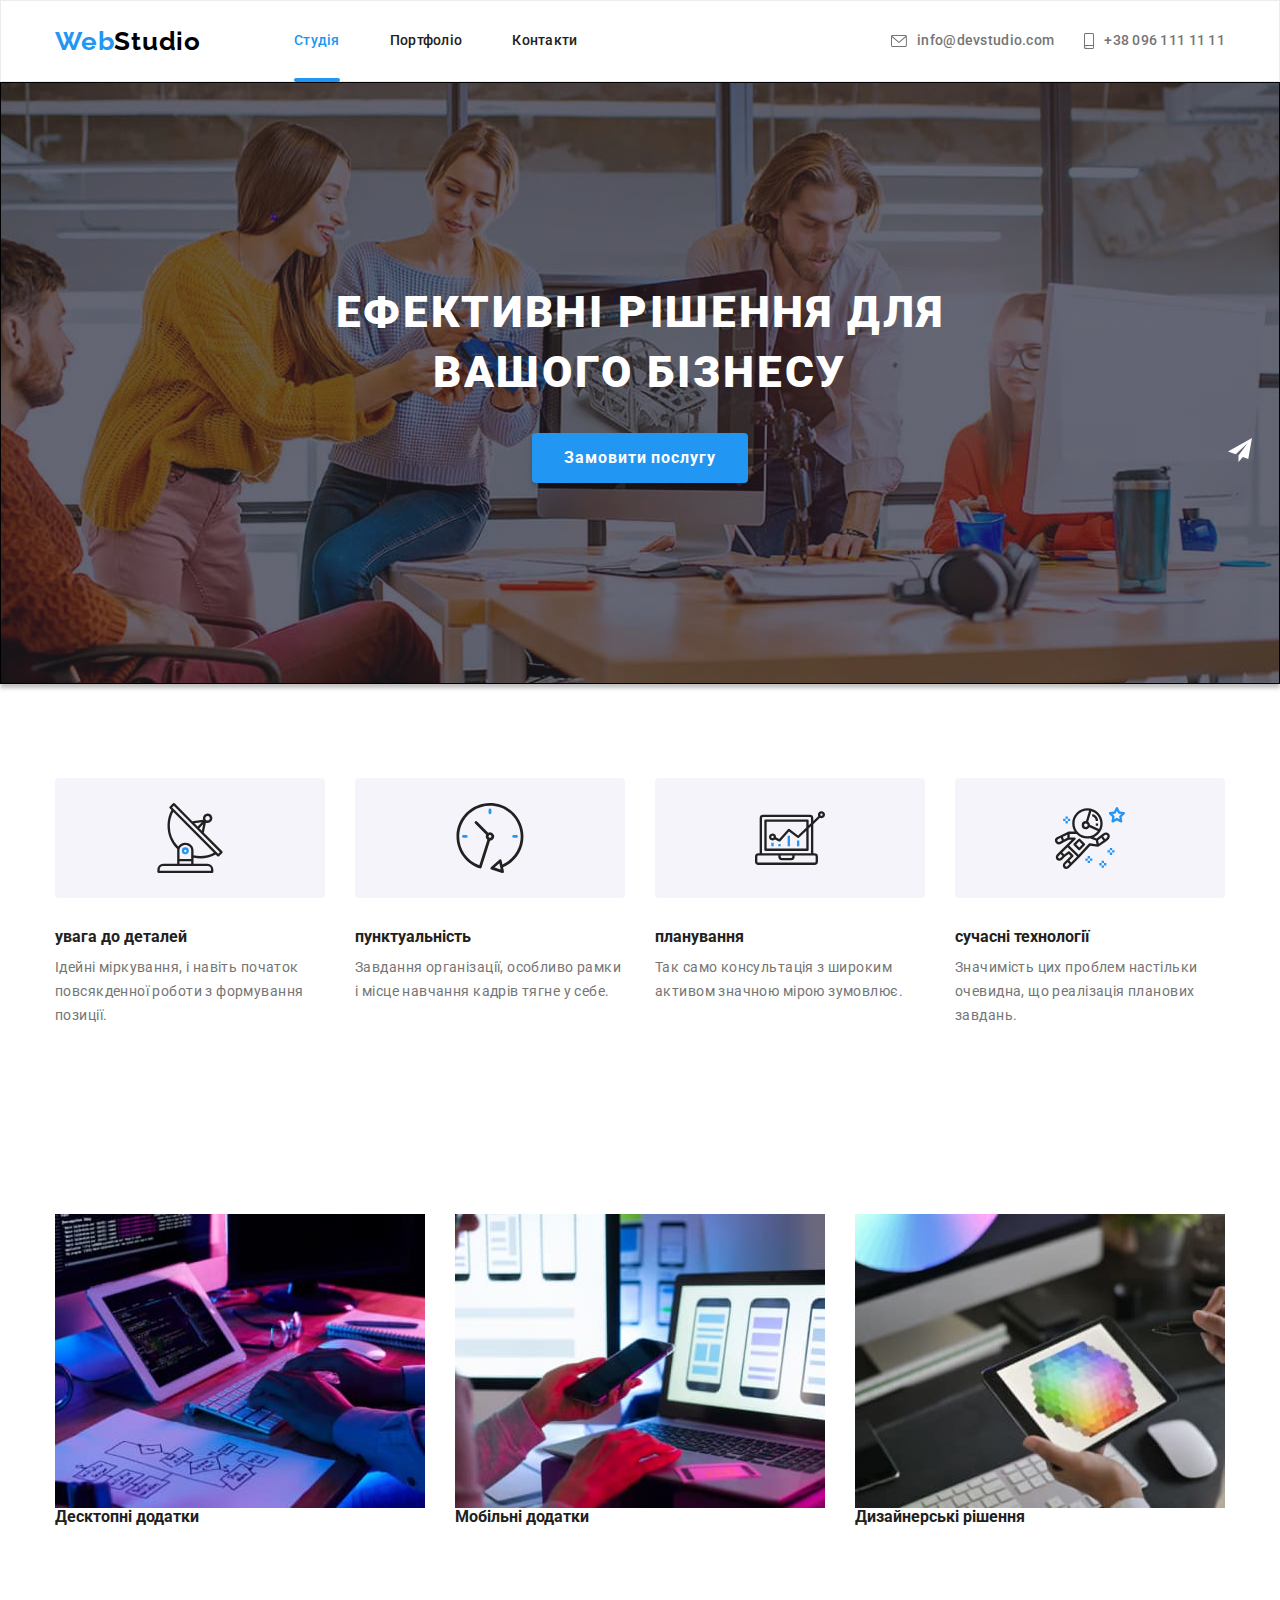
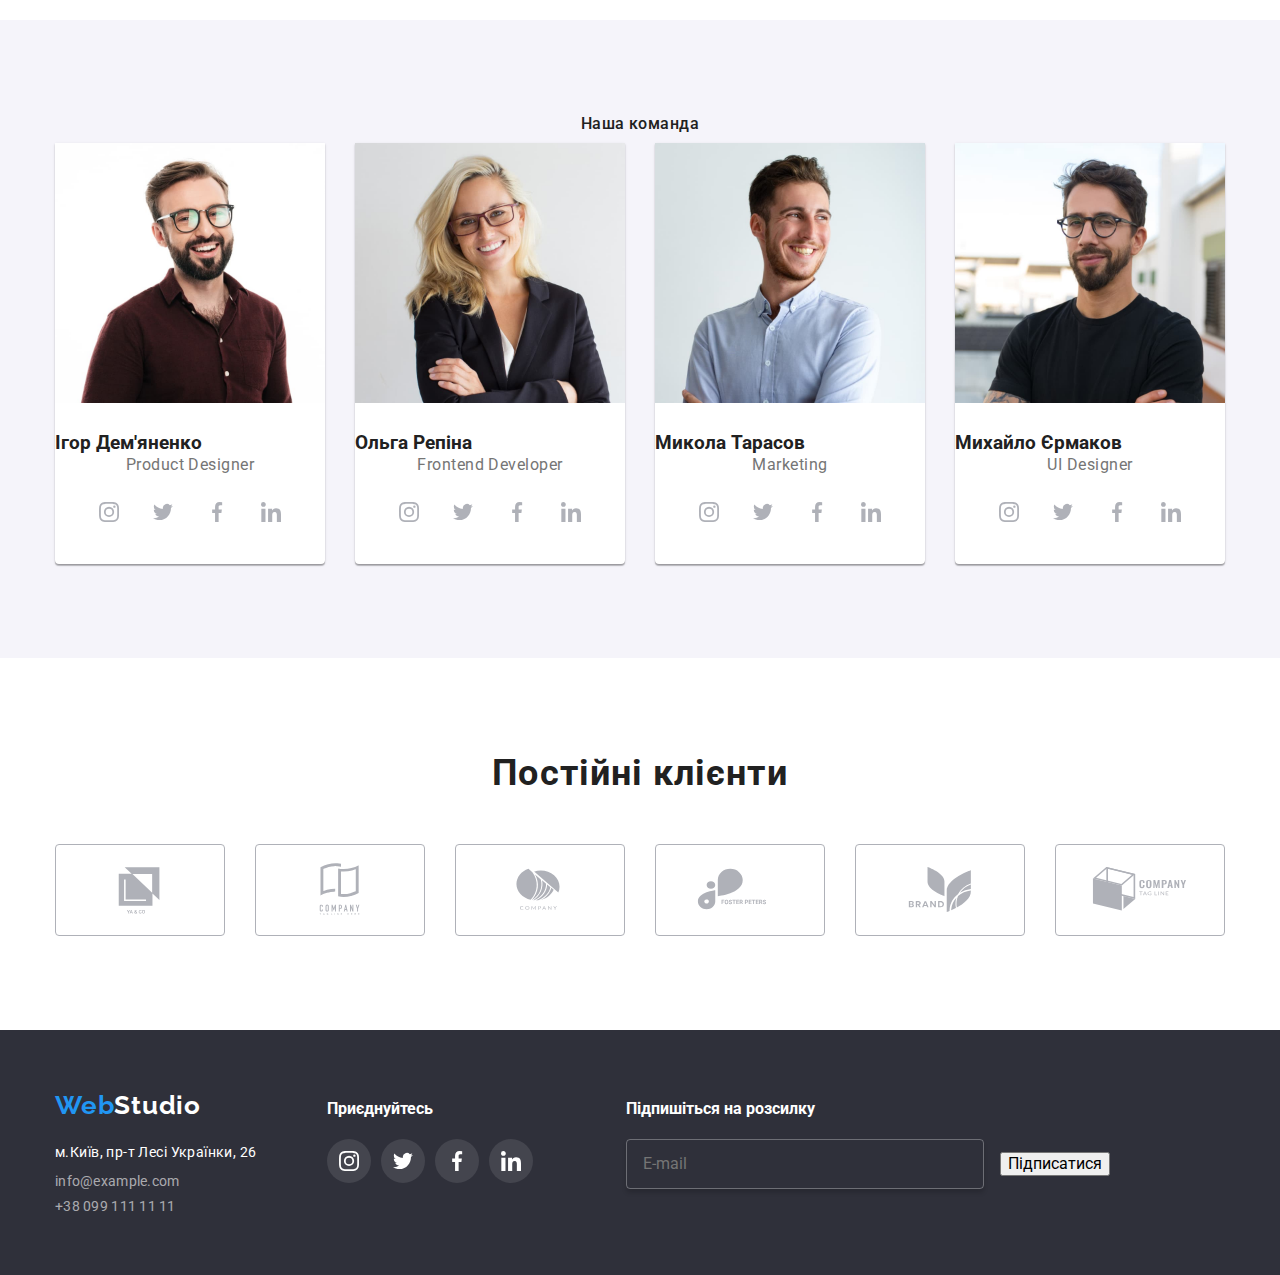
<file: index.html>
<!DOCTYPE html>
<html lang="uk">
  <head>
    <meta charset="UTF-8" />
    <meta http-equiv="X-UA-Compatible" content="IE=edge" />
    <meta name="viewport" content="width=device-width, initial-scale=1.0" />
    <title>WebStudio</title>
    <link rel="preconnect" href="https://fonts.googleapis.com" />
    <link rel="preconnect" href="https://fonts.gstatic.com" crossorigin />
    <link
      href="https://fonts.googleapis.com/css2?family=Raleway:wght@700&family=Roboto:wght@400;500;700;900&display=swap"
      rel="stylesheet"
    />
    <link
      rel="stylesheet"
      href="https://cdnjs.cloudflare.com/ajax/libs/modern-normalize/1.1.0/modern-normalize.min.css"
    />
    <link rel="stylesheet" href="./css/styles.css" />
    <link rel="stylesheet" href="./css/main.min.css" />
  </head>
  <body>
    <!--Шапка-->
    <header class="header">
      <div class="container header-container">
        <nav class="header-nav">
          <a href="./index.html" class="header-logo link" lang="en"
            >Web<span class="header-studio">Studio</span></a
          >
          <ul class="header-list list">
            <li class="header-item">
              <a href="./index.html" class="header-link current link">Студія</a>
            </li>
            <li class="header-item">
              <a href="./portfolio.html" class="header-link link">Портфоліо</a>
            </li>
            <li class="header-item">
              <a href="" class="header-link link">Контакти</a>
            </li>
          </ul>
        </nav>
        <ul class="contacts-list list">
          <li class="contacts-item">
            <a href="malito:info@devstudio.com" class="contacts-link link">
              <svg class="contacts-item-icon" width="16" height="12">
                <use href="./img/icons.svg/sprite.svg#icon-envelope"></use>
              </svg>
              info@devstudio.com
            </a>
          </li>
          <li class="contacts-item">
            <a href="tel:+380961111111" class="contacts-link link">
              <svg class="contacts-item-icon" width="10" height="16">
                <use href="./img/icons.svg/sprite.svg#icon-smartphone"></use>
              </svg>
              +38 096 111 11 11
            </a>
          </li>
        </ul>
      </div>
    </header>
    <!--Головний контент-->
    <main>
      <!--Герой-->
      <section class="hero section">
        <div class="container">
          <h1 class="hero-title">Ефективні рішення для вашого бізнесу</h1>
          <button type="button" class="hero-btn" data-modal-open>
            Замовити послугу
          </button>
        </div>
      </section>
      <!--Переваги-->
      <section class="features section">
        <div class="container">
          <ul class="features-list">
            <li class="features-item list">
              <div class="features-group">
                <svg class="features-icon" width="70" height="70">
                  <use href="./img/icons.svg/sprite.svg#icon-antenna"></use>
                </svg>
              </div>
              <h4 class="features-title">увага до деталей</h4>
              <p class="features-text">
                Ідейні міркування, і навіть початок повсякденної роботи з
                формування позиції.
              </p>
            </li>
            <li class="features-item list">
              <div class="features-group">
                <svg class="features-icon" width="70" height="70">
                  <use href="./img/icons.svg/sprite.svg#icon-clock"></use>
                </svg>
              </div>
              <h4 class="features-title">пунктуальність</h4>
              <p class="features-text">
                Завдання організації, особливо рамки і місце навчання кадрів
                тягне у себе.
              </p>
            </li>
            <li class="features-item list">
              <div class="features-group">
                <svg class="features-icon" width="70" height="70">
                  <use href="./img/icons.svg/sprite.svg#icon-diagram"></use>
                </svg>
              </div>
              <h4 class="features-title">планування</h4>
              <p class="features-text">
                Так само консультація з широким активом значною мірою зумовлює.
              </p>
            </li>
            <li class="features-item list">
              <div class="features-group">
                <svg class="features-icon" width="70" height="70">
                  <use href="./img/icons.svg/sprite.svg#icon-astronaut"></use>
                </svg>
              </div>
              <h4 class="features-title">сучасні технології</h4>
              <p class="features-text">
                Значимість цих проблем настільки очевидна, що реалізація
                планових завдань.
              </p>
            </li>
          </ul>
        </div>
      </section>
      <!--Робота-->
      <section class="work section">
        <div class="container">
          <h2 class="work-title title">Чим ми займаємося</h2>
          <ul class="work-list">
            <li class="work-item list">
              <img
                src="./img/box1.jpg"
                width="370"
                height="294"
                alt="Програмування"
              />
              <div class="work-name">
                <h4 class="work-text">Десктопні додатки</h4>
              </div>
            </li>
            <li class="work-item list">
              <img
                src="./img/box2.jpg"
                width="370"
                height="294"
                alt="Адаптивна розробка"
              />
              <div class="work-name">
                <h4 class="work-text">Мобільні додатки</h4>
              </div>
            </li>
            <li class="work-item list">
              <img src="./img/box3.jpg" width="370" height="294" alt="Дизайн" />
              <div class="work-name">
                <h4 class="work-text">Дизайнерські рішення</h4>
              </div>
            </li>
          </ul>
        </div>
      </section>
      <!--Команда-->
      <section class="team section">
        <div class="container">
          <h2 class="team-title title">Наша команда</h2>
          <ul class="team-list">
            <li class="team-item list">
              <img
                src="./img/img4.jpg"
                width="270"
                height="260"
                alt="Ігор Дем'яненко"
              />
              <div class="team-content">
                <h3 class="team-subtitle">Ігор Дем'яненко</h3>
                <p class="team-text">Product Designer</p>
                <ul class="team-soc">
                  <li class="team-soc-item list">
                    <a href="" class="team-soc-link link">
                      <svg class="soc-icon" width="20" height="20">
                        <use
                          href="./img/icons.svg/sprite.svg#icon-instagram"
                        ></use>
                      </svg>
                    </a>
                  </li>
                  <li class="team-soc-item list">
                    <a href="" class="team-soc-link link">
                      <svg class="soc-icon" width="20" height="20">
                        <use
                          href="./img/icons.svg/sprite.svg#icon-twitter"
                        ></use>
                      </svg>
                    </a>
                  </li>
                  <li class="team-soc-item list">
                    <a href="" class="team-soc-link link">
                      <svg class="soc-icon" width="20" height="20">
                        <use
                          href="./img/icons.svg/sprite.svg#icon-facebook"
                        ></use>
                      </svg>
                    </a>
                  </li>
                  <li class="team-soc-item list">
                    <a href="" class="team-soc-link link">
                      <svg class="soc-icon" width="20" height="20">
                        <use
                          href="./img/icons.svg/sprite.svg#icon-linkedin"
                        ></use>
                      </svg>
                    </a>
                  </li>
                </ul>
              </div>
            </li>
            <li class="team-item list">
              <img
                src="./img/img1.jpg"
                width="270"
                height="260"
                alt="Ольга Репіна"
              />
              <div class="team-content">
                <h3 class="team-subtitle">Ольга Репіна</h3>
                <p class="team-text">Frontend Developer</p>
                <ul class="team-soc">
                  <li class="team-soc-item list">
                    <a href="" class="team-soc-link link">
                      <svg class="soc-icon" width="20" height="20">
                        <use
                          href="./img/icons.svg/sprite.svg#icon-instagram"
                        ></use>
                      </svg>
                    </a>
                  </li>
                  <li class="team-soc-item list">
                    <a href="" class="team-soc-link link">
                      <svg class="soc-icon" width="20" height="20">
                        <use
                          href="./img/icons.svg/sprite.svg#icon-twitter"
                        ></use>
                      </svg>
                    </a>
                  </li>
                  <li class="team-soc-item list">
                    <a href="" class="team-soc-link link">
                      <svg class="soc-icon" width="20" height="20">
                        <use
                          href="./img/icons.svg/sprite.svg#icon-facebook"
                        ></use>
                      </svg>
                    </a>
                  </li>
                  <li class="team-soc-item list">
                    <a href="" class="team-soc-link link">
                      <svg class="soc-icon" width="20" height="20">
                        <use
                          href="./img/icons.svg/sprite.svg#icon-linkedin"
                        ></use>
                      </svg>
                    </a>
                  </li>
                </ul>
              </div>
            </li>
            <li class="team-item list">
              <img
                src="./img/img2.jpg"
                width="270"
                height="260"
                alt="Микола Тарасов"
              />
              <div class="team-content">
                <h3 class="team-subtitle">Микола Тарасов</h3>
                <p class="team-text">Marketing</p>
                <ul class="team-soc">
                  <li class="team-soc-item list">
                    <a href="" class="team-soc-link link">
                      <svg class="soc-icon" width="20" height="20">
                        <use
                          href="./img/icons.svg/sprite.svg#icon-instagram"
                        ></use>
                      </svg>
                    </a>
                  </li>
                  <li class="team-soc-item list">
                    <a href="" class="team-soc-link link">
                      <svg class="soc-icon" width="20" height="20">
                        <use
                          href="./img/icons.svg/sprite.svg#icon-twitter"
                        ></use>
                      </svg>
                    </a>
                  </li>
                  <li class="team-soc-item list">
                    <a href="" class="team-soc-link link">
                      <svg class="soc-icon" width="20" height="20">
                        <use
                          href="./img/icons.svg/sprite.svg#icon-facebook"
                        ></use>
                      </svg>
                    </a>
                  </li>
                  <li class="team-soc-item list">
                    <a href="" class="team-soc-link link">
                      <svg class="soc-icon" width="20" height="20">
                        <use
                          href="./img/icons.svg/sprite.svg#icon-linkedin"
                        ></use>
                      </svg>
                    </a>
                  </li>
                </ul>
              </div>
            </li>
            <li class="team-item list">
              <img
                src="./img/img3.jpg"
                width="270"
                height="260"
                alt="Михайло Єрмаков"
              />
              <div class="team-content">
                <h3 class="team-subtitle">Михайло Єрмаков</h3>
                <p class="team-text">UI Designer</p>
                <ul class="team-soc">
                  <li class="team-soc-item list">
                    <a href="" class="team-soc-link link">
                      <svg class="soc-icon" width="20" height="20">
                        <use
                          href="./img/icons.svg/sprite.svg#icon-instagram"
                        ></use>
                      </svg>
                    </a>
                  </li>
                  <li class="team-soc-item list">
                    <a href="" class="team-soc-link link">
                      <svg class="soc-icon" width="20" height="20">
                        <use
                          href="./img/icons.svg/sprite.svg#icon-twitter"
                        ></use>
                      </svg>
                    </a>
                  </li>
                  <li class="team-soc-item list">
                    <a href="" class="team-soc-link link">
                      <svg class="soc-icon" width="20" height="20">
                        <use
                          href="./img/icons.svg/sprite.svg#icon-facebook"
                        ></use>
                      </svg>
                    </a>
                  </li>
                  <li class="team-soc-item list">
                    <a href="" class="team-soc-link link">
                      <svg class="soc-icon" width="20" height="20">
                        <use
                          href="./img/icons.svg/sprite.svg#icon-linkedin"
                        ></use>
                      </svg>
                    </a>
                  </li>
                </ul>
              </div>
            </li>
          </ul>
        </div>
      </section>
      <!--Клієнти-->
      <section class="clients section">
        <div class="container">
          <h2 class="title">Постійні клієнти</h2>
          <ul class="clients-list">
            <li class="clients-item list">
              <a href="" class="clients-link link">
                <svg class="clients-icon" width="106" height="60">
                  <use href="./img/icons.svg/sprite.svg#icon-logo1"></use>
                </svg>
              </a>
            </li>
            <li class="clients-item list">
              <a href="" class="clients-link link">
                <svg class="clients-icon" width="106" height="60">
                  <use href="./img/icons.svg/sprite.svg#icon-logo2"></use>
                </svg>
              </a>
            </li>
            <li class="clients-item list">
              <a href="" class="clients-link link">
                <svg class="clients-icon" width="106" height="60">
                  <use href="./img/icons.svg/sprite.svg#icon-logo3"></use>
                </svg>
              </a>
            </li>
            <li class="clients-item list">
              <a href="" class="clients-link link">
                <svg class="clients-icon" width="106" height="60">
                  <use href="./img/icons.svg/sprite.svg#icon-logo4"></use>
                </svg>
              </a>
            </li>
            <li class="clients-item list">
              <a href="" class="clients-link link">
                <svg class="clients-icon" width="106" height="60">
                  <use href="./img/icons.svg/sprite.svg#icon-logo5"></use>
                </svg>
              </a>
            </li>
            <li class="clients-item list">
              <a href="" class="clients-link link">
                <svg class="clients-icon" width="106" height="60">
                  <use href="./img/icons.svg/sprite.svg#icon-logo6"></use>
                </svg>
              </a>
            </li>
          </ul>
        </div>
      </section>
    </main>
    <!--Підвал-->
    <footer class="footer">
      <div class="container footer-container">
        <div class="footer-address">
          <a href="./index.html" class="footer-logo link" lang="en"
            >Web<span class="footer-studio">Studio</span></a
          >
          <address class="address">
            <ul class="address-list">
              <li class="address-item connect list">
                <a
                  href="https://goo.gl/maps/ovXxqonvcfYevfHi6"
                  target="_blank"
                  rel="noopener noreferrer nofollow"
                  class="main-address link"
                  >м.Київ, пр-т Лесі Українки, 26</a
                >
              </li>
              <li class="address-item connect list">
                <a href="malito:info@example.com" class="footer-contacts link"
                  >info@example.com</a
                >
              </li>
              <li class="address-item connect list">
                <a href="tel:+380991111111" class="footer-contacts link"
                  >+38 099 111 11 11</a
                >
              </li>
            </ul>
          </address>
        </div>
        <div class="footer-soc">
          <h4 class="footer-title">Приєднуйтесь</h4>
          <ul class="footer-soc-list">
            <li class="footer-soc-item list">
              <a href="" class="footer-soc-link">
                <svg class="soc-icon" width="20" height="20">
                  <use href="./img/icons.svg/sprite.svg#icon-instagram"></use>
                </svg>
              </a>
            </li>
            <li class="footer-soc-item list">
              <a href="" class="footer-soc-link">
                <svg class="soc-icon" width="20" height="20">
                  <use href="./img/icons.svg/sprite.svg#icon-twitter"></use>
                </svg>
              </a>
            </li>
            <li class="footer-soc-item list">
              <a href="" class="footer-soc-link">
                <svg class="soc-icon" width="20" height="20">
                  <use href="./img/icons.svg/sprite.svg#icon-facebook"></use>
                </svg>
              </a>
            </li>
            <li class="footer-soc-item list">
              <a href="" class="footer-soc-link">
                <svg class="soc-icon" width="20" height="20">
                  <use href="./img/icons.svg/sprite.svg#icon-linkedin"></use>
                </svg>
              </a>
            </li>
          </ul>
        </div>
        <form class="footer-form">
          <h4 class="footer-title">Підпишіться на розсилку</h4>
          <input
            class="form-input"
            type="email"
            name="email"
            placeholder="E-mail"
          />
          <button type="submit" class="form-btn">
            Підписатися
            <svg class="send-icon" width="24" height="24">
              <use href="./img/icons.svg/sprite.svg#icon-send"></use>
            </svg>
          </button>
        </form>
      </div>
    </footer>
    <!--Модальне вікно-->
    <div class="backdrop is-hidden" data-modal>
      <div class="modal">
        <button type="button" class="modal-close" data-modal-close>
          <svg class="icon-close" width="11" height="11">
            <use href="./img/icons.svg/sprite.svg#icon-close"></use>
          </svg>
        </button>
        <p class="modal-title">Залиште свої дані, ми вам передзвонимо</p>
        <form class="modal-form">
          <div class="modal-field">
            <label class="modal-label" for="user-name">Ім'я</label>
            <div class="input-wrap">
              <input
                type="text"
                class="modal-input"
                name="user-name"
                id="user-name"
              />
              <svg class="input-icon" width="18" height="18">
                <use href="./img/icons.svg/sprite.svg#icon-person"></use>
              </svg>
            </div>
          </div>
          <div class="modal-field">
            <label class="modal-label" for="user-tel">Телефон</label>
            <div class="input-wrap">
              <input
                type="tel"
                class="modal-input"
                name="user-tel"
                id="user-tel"
              />
              <svg class="input-icon" width="18" height="18">
                <use href="./img/icons.svg/sprite.svg#icon-phone"></use>
              </svg>
            </div>
          </div>
          <div class="modal-field">
            <label class="modal-label" for="user-email">Пошта</label>
            <div class="input-wrap">
              <input
                type="email"
                class="modal-input"
                name="user-email"
                id="user-email"
              />
              <svg class="input-icon" width="18" height="18">
                <use href="./img/icons.svg/sprite.svg#icon-email"></use>
              </svg>
            </div>
          </div>
          <div class="modal-text">
            <label class="modal-label" for="user-text">Коментар</label>
            <textarea
              class="textarea-text"
              name="user-text"
              id="user-text"
            ></textarea>
          </div>
          <div class="modal-check-box">
            <input
              class="modal-check visually-hidden"
              type="checkbox"
              name="policy"
              id="policy"
              value="true"
            />
            <label for="policy" class="check-label"
              ><span
                ><svg class="check-ikon" width="16" height="15">
                  <use href="./img/icons.svg/sprite.svg#icon-check"></use>
                </svg>
              </span>
              Погоджуюся з розсилкою та приймаю &nbsp;<a
                class="contract-link"
                href=""
                >Умови договору</a
              ></label
            >
          </div>
          <div class="check-btn">
            <button type="submit" class="modal-btn">Відправити</button>
          </div>
        </form>
      </div>
    </div>
    <script src="./js/modal.js"></script>
  </body>
</html>
</file>
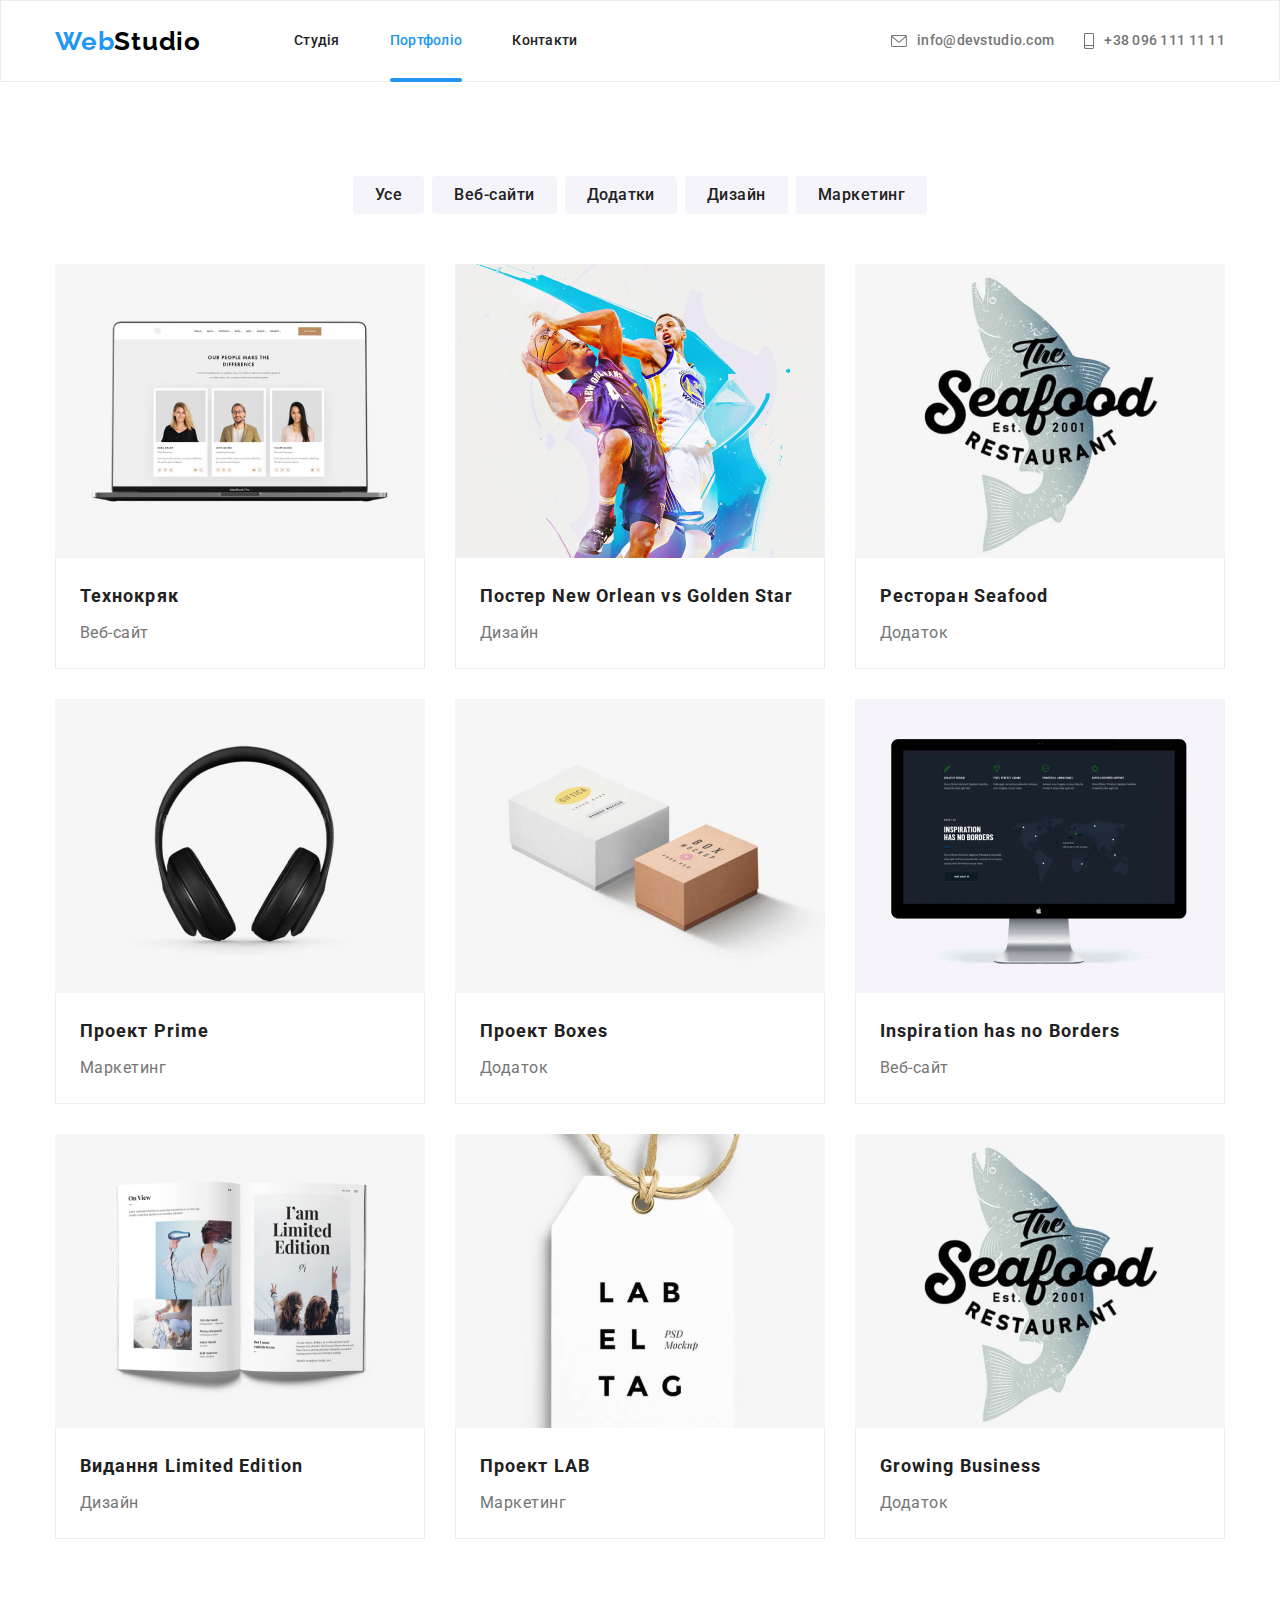
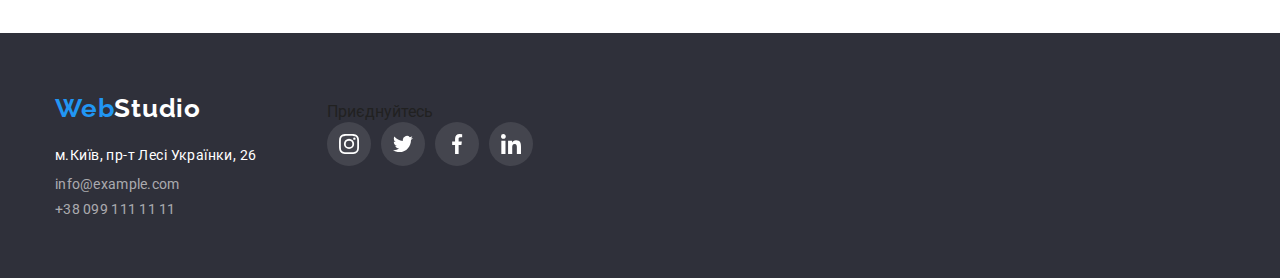
<file: portfolio.html>
<!DOCTYPE html>
<html lang="uk">
  <head>
    <meta charset="UTF-8" />
    <meta http-equiv="X-UA-Compatible" content="IE=edge" />
    <meta name="viewport" content="width=device-width, initial-scale=1.0" />
    <title>Portfolio</title>
    <link rel="preconnect" href="https://fonts.googleapis.com" />
    <link rel="preconnect" href="https://fonts.gstatic.com" crossorigin />
    <link
      href="https://fonts.googleapis.com/css2?family=Raleway:wght@700&family=Roboto:wght@400;500;700;900&display=swap"
      rel="stylesheet"
    />
    <link
      rel="stylesheet"
      href="https://cdnjs.cloudflare.com/ajax/libs/modern-normalize/1.1.0/modern-normalize.min.css"
    />
    <link rel="stylesheet" href="./css/styles.css" />
  </head>
  <body>
    <!--Шапка-->
    <header class="header">
      <div class="container header-container">
        <nav class="header-nav">
          <a href="./index.html" class="header-logo link" lang="en"
            >Web<span class="header-studio">Studio</span></a
          >
          <ul class="header-list list">
            <li class="header-item">
              <a href="./index.html" class="header-link link">Студія</a>
            </li>
            <li class="header-item">
              <a href="./portfolio.html" class="header-link link current"
                >Портфоліо</a
              >
            </li>
            <li class="header-item">
              <a href="" class="header-link link">Контакти</a>
            </li>
          </ul>
        </nav>
        <ul class="contacts-list list">
          <li class="contacts-item">
            <a href="malito:info@devstudio.com" class="contacts-link link">
              <svg class="contacts-item-icon" width="16" height="12">
                <use href="./img/icons.svg/sprite.svg#icon-envelope"></use>
              </svg>
              info@devstudio.com
            </a>
          </li>
          <li class="contacts-item">
            <a href="tel:+380961111111" class="contacts-link link">
              <svg class="contacts-item-icon" width="10" height="16">
                <use href="./img/icons.svg/sprite.svg#icon-smartphone"></use>
              </svg>
              +38 096 111 11 11
            </a>
          </li>
        </ul>
      </div>
    </header>
    <!--Головний контент-->
    <main>
      <section class="portfolio section">
        <div class="container">
          <h1 class="visually-hidden">Портфоліо</h1>
          <ul class="filters-list">
            <li class="filters-item list">
              <button type="button" class="filters-btn">Усе</button>
            </li>
            <li class="filters-item list">
              <button type="button" class="filters-btn">Веб-сайти</button>
            </li>
            <li class="filters-item list">
              <button type="button" class="filters-btn">Додатки</button>
            </li>
            <li class="filters-item list">
              <button type="button" class="filters-btn">Дизайн</button>
            </li>
            <li class="filters-item list">
              <button type="button" class="filters-btn">Маркетинг</button>
            </li>
          </ul>
          <ul class="project-list">
            <li class="project-item list">
              <a href="" class="project-link link">
                <div class="project-top-wrap">
                  <img
                    src="./img/img5.jpg"
                    alt="ноутбук"
                    width="370"
                    height="294"
                  />
                  <p class="project-top-text">
                    Ресурс пропонує комплексні пропозиції з різним рівнем
                    функціоналу та сервісів. Все це дозволить відвідувачу
                    отримати вичерпні відомості про компанію чи приватну особу.
                  </p>
                </div>
                <div class="project-content">
                  <h2 class="project-title">Технокряк</h2>
                  <p class="project-desc">Веб-сайт</p>
                </div>
              </a>
            </li>
            <li class="project-item list">
              <a href="" class="project-link link">
                <div class="project-top-wrap">
                  <img
                    src="./img/img6.jpg"
                    alt="постер"
                    width="370"
                    height="294"
                  />
                  <p class="project-top-text">
                    Ресурс пропонує комплексні пропозиції з різним рівнем
                    функціоналу та сервісів. Все це дозволить відвідувачу
                    отримати вичерпні відомості про компанію чи приватну особу.
                  </p>
                </div>

                <div class="project-content">
                  <h2 class="project-title">
                    Постер New Orlean vs Golden Star
                  </h2>
                  <p class="project-desc">Дизайн</p>
                </div>
              </a>
            </li>
            <li class="project-item list">
              <a href="" class="project-link link">
                <div class="project-top-wrap">
                  <img
                    src="./img/img7.jpg"
                    alt="назва додатку"
                    width="370"
                    height="294"
                  />
                  <p class="project-top-text">
                    Ресурс пропонує комплексні пропозиції з різним рівнем
                    функціоналу та сервісів. Все це дозволить відвідувачу
                    отримати вичерпні відомості про компанію чи приватну особу.
                  </p>
                </div>

                <div class="project-content">
                  <h2 class="project-title">Ресторан Seafood</h2>
                  <p class="project-desc">Додаток</p>
                </div>
              </a>
            </li>
            <li class="project-item list">
              <a href="" class="project-link link">
                <div class="project-top-wrap">
                  <img
                    src="./img/img8.jpg"
                    alt="навушники"
                    width="370"
                    height="294"
                  />
                  <p class="project-top-text">
                    Ресурс пропонує комплексні пропозиції з різним рівнем
                    функціоналу та сервісів. Все це дозволить відвідувачу
                    отримати вичерпні відомості про компанію чи приватну особу.
                  </p>
                </div>

                <div class="project-content">
                  <h2 class="project-title">Проект Prime</h2>
                  <p class="project-desc">Маркетинг</p>
                </div>
              </a>
            </li>
            <li class="project-item list">
              <a href="" class="project-link link">
                <div class="project-top-wrap">
                  <img
                    src="./img/img9.jpg"
                    alt="коробки"
                    width="370"
                    height="294"
                  />
                  <p class="project-top-text">
                    Ресурс пропонує комплексні пропозиції з різним рівнем
                    функціоналу та сервісів. Все це дозволить відвідувачу
                    отримати вичерпні відомості про компанію чи приватну особу.
                  </p>
                </div>

                <div class="project-content">
                  <h2 class="project-title">Проект Boxes</h2>
                  <p class="project-desc">Додаток</p>
                </div>
              </a>
            </li>
            <li class="project-item list">
              <a href="" class="project-link link">
                <div class="project-top-wrap">
                  <img
                    src="./img/img10.jpg"
                    alt="монітор"
                    width="370"
                    height="294"
                  />
                  <p class="project-top-text">
                    Ресурс пропонує комплексні пропозиції з різним рівнем
                    функціоналу та сервісів. Все це дозволить відвідувачу
                    отримати вичерпні відомості про компанію чи приватну особу.
                  </p>
                </div>
                <div class="project-content">
                  <h2 class="project-title">Inspiration has no Borders</h2>
                  <p class="project-desc">Веб-сайт</p>
                </div>
              </a>
            </li>
            <li class="project-item list">
              <a href="" class="project-link link">
                <div class="project-top-wrap">
                  <img
                    src="./img/img11.jpg"
                    alt="книга"
                    width="370"
                    height="294"
                  />
                  <p class="project-top-text">
                    Ресурс пропонує комплексні пропозиції з різним рівнем
                    функціоналу та сервісів. Все це дозволить відвідувачу
                    отримати вичерпні відомості про компанію чи приватну особу.
                  </p>
                </div>
                <div class="project-content">
                  <h2 class="project-title">Видання Limited Edition</h2>
                  <p class="project-desc">Дизайн</p>
                </div>
              </a>
            </li>
            <li class="project-item list">
              <a href="" class="project-link link">
                <div class="project-top-wrap">
                  <img
                    src="./img/img12.jpg"
                    alt="бірка"
                    width="370"
                    height="294"
                  />
                  <p class="project-top-text">
                    Ресурс пропонує комплексні пропозиції з різним рівнем
                    функціоналу та сервісів. Все це дозволить відвідувачу
                    отримати вичерпні відомості про компанію чи приватну особу.
                  </p>
                </div>

                <div class="project-content">
                  <h2 class="project-title">Проект LAB</h2>
                  <p class="project-desc">Маркетинг</p>
                </div>
              </a>
            </li>
            <li class="project-item list">
              <a href="" class="project-link link">
                <div class="project-top-wrap">
                  <img
                    src="./img/img7.jpg"
                    alt="робота за комп'ютером"
                    width="370"
                    height="294"
                  />
                  <p class="project-top-text">
                    Ресурс пропонує комплексні пропозиції з різним рівнем
                    функціоналу та сервісів. Все це дозволить відвідувачу
                    отримати вичерпні відомості про компанію чи приватну особу.
                  </p>
                </div>

                <div class="project-content">
                  <h2 class="project-title">Growing Business</h2>
                  <p class="project-desc">Додаток</p>
                </div>
              </a>
            </li>
          </ul>
        </div>
      </section>
    </main>
    <!--Підвал-->
    <footer class="footer">
      <div class="container footer-container">
        <div class="footer-address">
          <a href="./index.html" class="footer-logo link" lang="en"
            >Web<span class="footer-studio">Studio</span></a
          >
          <address class="address">
            <ul class="address-list">
              <li class="address-item connect list">
                <a
                  href="https://goo.gl/maps/ovXxqonvcfYevfHi6"
                  target="_blank"
                  rel="noopener noreferrer nofollow"
                  class="main-address link"
                  >м.Київ, пр-т Лесі Українки, 26</a
                >
              </li>
              <li class="address-item connect list">
                <a href="malito:info@example.com" class="footer-contacts link"
                  >info@example.com</a
                >
              </li>
              <li class="address-item connect list">
                <a href="tel:+380991111111" class="footer-contacts link"
                  >+38 099 111 11 11</a
                >
              </li>
            </ul>
          </address>
        </div>
        <div class="footer-soc">
          <p class="footer-soc-text">Приєднуйтесь</p>
          <ul class="footer-soc-list">
            <li class="footer-soc-item list">
              <a href="" class="footer-soc-link">
                <svg class="soc-icon" width="20" height="20">
                  <use href="./img/icons.svg/sprite.svg#icon-instagram"></use>
                </svg>
              </a>
            </li>
            <li class="footer-soc-item list">
              <a href="" class="footer-soc-link">
                <svg class="soc-icon" width="20" height="20">
                  <use href="./img/icons.svg/sprite.svg#icon-twitter"></use>
                </svg>
              </a>
            </li>
            <li class="footer-soc-item list">
              <a href="" class="footer-soc-link">
                <svg class="soc-icon" width="20" height="20">
                  <use href="./img/icons.svg/sprite.svg#icon-facebook"></use>
                </svg>
              </a>
            </li>
            <li class="footer-soc-item list">
              <a href="" class="footer-soc-link">
                <svg class="soc-icon" width="20" height="20">
                  <use href="./img/icons.svg/sprite.svg#icon-linkedin"></use>
                </svg>
              </a>
            </li>
          </ul>
        </div>
      </div>
    </footer>
  </body>
</html>
</file>
<file: css/styles.css>
:root {
  --primary-bg-color: #ffffff;
  --primary-text-color: #757575;
  --first-title-text-color: #212121;
  --second-title-text-color: #ffffff;
  --accent-color: #2196f3;
  --timing-function: 250ms cubic-bezier(0.4, 0, 0.2, 1);
}

body {
  background-color: var(--primary-bg-color);
  color: var(--first-title-text-color);
  font-family: "Roboto", sans-serif;
}

p,
h1,
h2,
h3,
h4,
h5,
h6 {
  margin: 0;
}

ul {
  margin: 0;
  padding-left: 0;
}

address {
  font-style: normal;
}

img {
  display: block;
  max-width: 100%;
  height: auto;
}

.section {
  padding-top: 94px;
  padding-bottom: 94px;
}

.container {
  width: 1200px;
  margin: 0 auto;
  padding-left: 15px;
  padding-right: 15px;
}

.link {
  text-decoration: none;
}

.list {
  list-style: none;
}

/* -------------------------Шапка--------------------------- */

.header {
  border: 1px solid #ececec;
}

.header-container {
  display: flex;
}

.header-nav {
  display: flex;
  align-items: center;
}

.header-list {
  display: flex;
  gap: 50px;
}

.header-logo {
  margin-right: 93px;
  font-family: "Raleway", sans-serif;
  font-weight: 700;
  font-size: 26px;
  line-height: 1.19;
  letter-spacing: 0.03em;
  color: var(--accent-color);
}

.header-studio {
  color: #000000;
}

.header-link {
  display: block;
  padding-top: 32px;
  padding-bottom: 32px;
  font-weight: 500;
  font-size: 14px;
  line-height: 1.14;
  letter-spacing: 0.02em;
  color: var(--first-title-text-color);
  transition: color var(--timing-function);
}

.header-link:hover,
.header-link:focus {
  color: var(--accent-color);
}

.current {
  position: relative;
  color: var(--accent-color);
}

.current::after {
  content: "";
  position: absolute;
  bottom: -1px;
  left: 0;
  display: block;
  width: 100%;
  height: 4px;
  border-radius: 2px;
  background-color: var(--accent-color);
}

/*-----------------------Контакти--------------------- */

.contacts-list {
  display: flex;
  align-items: center;
  margin-left: auto;
  gap: 30px;
}

.contacts-item-icon {
  margin-right: 10px;
  fill: currentColor;
}

.contacts-link {
  display: flex;
  align-items: center;
  padding: 32px 0;
  font-weight: 500;
  font-size: 14px;
  line-height: 1.14;
  letter-spacing: 0.02em;
  color: var(--primary-text-color);
  transition: color var(--timing-function);
}

.contacts-link:hover,
.contacts-link:focus {
  color: var(--accent-color);
}

/* --------------------Герой--------------------- */

.hero {
  max-width: 1600px;
  margin-left: auto;
  margin-right: auto;
  padding-top: 200px;
  padding-bottom: 200px;
  text-align: center;
  box-shadow: 0px 4px 4px rgba(0, 0, 0, 0.25);
  border: 1px solid #000000;
  background-color: #2f303a;
  background-image: linear-gradient(
      to top,
      rgba(47, 48, 58, 0.4),
      rgba(47, 48, 58, 0.4)
    ),
    url("../img/hero.jpg");
  background-size: cover;
  background-repeat: no-repeat;
  background-position: center;
}

.hero-title {
  max-width: 696px;
  margin: auto;
  margin-bottom: 30px;
  font-weight: 900;
  font-size: 44px;
  line-height: 1.36;
  letter-spacing: 0.06em;
  text-transform: uppercase;
  color: var(--second-title-text-color);
}

.hero-button {
  padding: 10px 32px;
}

/* -----------------------Переваги------------------- */

.features-list {
  display: flex;
  gap: 30px;
}

.features-item {
  max-width: 270px;
}

.features-group {
  display: inline-flex;
  justify-content: center;
  align-items: center;
  margin-bottom: 30px;
  width: 100%;
  height: 120px;
  border-radius: 4px;
  background-color: #f5f4fa;
}

.features-title {
  margin-bottom: 10px;
  text-align: start;
}

.features-text {
  font-weight: 400;
  font-size: 14px;
  line-height: 1.71;
  letter-spacing: 0.03em;
  color: var(--primary-text-color);
}

/* ----------------------Робота--------------------- */

.work {
  padding-top: 0;
}

.work-list {
  display: flex;
  gap: 30px;
}
.work-item {
  width: calc((100% - 60px) / 3);
  position: relative;
}

.title {
  margin-bottom: 50px;
  text-align: center;
  font-weight: 700;
  font-size: 36px;
  line-height: 1.17;
  letter-spacing: 0.03em;
}

.work-wrap {
  position: absolute;
  bottom: 0;
  width: 100%;
  height: 70px;
  display: flex;
  justify-content: center;
  align-items: center;
  background-color: rgba(47, 48, 58, 0.8);
}

.subtitle {
  font-weight: 700;
  font-size: 14px;
  line-height: 1.14;
  text-align: center;
  letter-spacing: 0.03em;
  text-transform: uppercase;
}

.work-title {
  color: var(--second-title-text-color);
}

/* -------------------Команда---------------- */

.team {
  background-color: #f5f4fa;
}

.team-list {
  display: flex;
  gap: 30px;
}

.team-item {
  width: calc((100% - 90px) / 4);
  box-shadow: 0px 1px 3px rgba(0, 0, 0, 0.12), 0px 1px 1px rgba(0, 0, 0, 0.14),
    0px 2px 1px rgba(0, 0, 0, 0.2);
  border-radius: 0px 0px 4px 4px;
  background-color: var(--primary-bg-color);
}

.team-content {
  padding-top: 30px;
  padding-bottom: 30px;
}

.team-title {
  margin-bottom: 10px;
  font-weight: 500;
  font-size: 16px;
  line-height: 1.19;
  text-align: center;
  letter-spacing: 0.03em;
}

.team-text {
  margin-bottom: 16px;
  font-weight: 400;
  font-size: 16px;
  line-height: 1.19;
  text-align: center;
  letter-spacing: 0.03em;
  color: var(--primary-text-color);
}

.team-soc {
  display: flex;
  justify-content: center;
  gap: 10px;
}

.team-soc-link {
  display: flex;
  justify-content: center;
  align-items: center;
  width: 44px;
  height: 44px;
  border-radius: 50%;
  background-color: var(--primary-bg-color);
  color: #afb1b8;
  transition: background-color var(--timing-function),
    color var(--timing-function);
}

.soc-icon {
  fill: currentColor;
}

.team-soc-link:hover,
.team-soc-link:focus {
  background-color: var(--accent-color);
  color: var(--second-title-text-color);
}

/* -----------------------Клієнти--------------------- */

.clients-list {
  display: flex;
  justify-content: center;
  gap: 30px;
}

.clients-link {
  display: flex;
  justify-content: center;
  align-items: center;
  width: 170px;
  height: 92px;
  border: 1px solid #afb1b8;
  border-radius: 4px;
  color: #afb1b8;
  transition: color var(--timing-function), border-color var(--timing-function);
}

.clients-link:hover,
.clients-link:focus {
  color: var(--accent-color);
  border-color: var(--accent-color);
}

.clients-icon {
  fill: currentColor;
}

/* ----------------------Підвал------------------- */

.footer {
  padding-top: 60px;
  padding-bottom: 60px;
  background-color: #2f303a;
}

.footer-container {
  display: flex;
  align-items: baseline;
}

.footer-logo {
  display: block;
  margin-bottom: 20px;
  font-family: "Raleway", sans-serif;
  font-weight: 700;
  font-size: 26px;
  line-height: 1.19;
  letter-spacing: 0.03em;
  color: var(--accent-color);
}

.footer-studio {
  color: var(--second-title-text-color);
}

.address-item {
  margin-bottom: 9px;
}

.address-item:last-child {
  margin-bottom: 0;
}

.main-address {
  display: block;
  font-weight: 400;
  font-size: 14px;
  line-height: 1.71;
  letter-spacing: 0.03em;
  color: var(--second-title-text-color);
  transition: color var(--timing-function);
}

.main-address:hover,
.main-address:focus {
  color: var(--accent-color);
}

.footer-contacts {
  display: block;
  font-weight: 400;
  font-size: 14px;
  line-height: 1.14;
  letter-spacing: 0.02em;
  color: rgba(255, 255, 255, 0.6);
  transition: color var(--timing-function);
}

.footer-contacts:hover,
.footer-contacts:focus {
  color: var(--accent-color);
}

.footer-soc {
  margin-left: 70px;
}

.footer-title {
  margin-bottom: 20px;
  text-align: start;
  color: var(--second-title-text-color);
}

.footer-soc-list {
  display: flex;
  align-items: center;
  gap: 10px;
}

.footer-soc-link {
  display: flex;
  justify-content: center;
  align-items: center;
  width: 44px;
  height: 44px;
  border-radius: 50%;
  background-color: rgba(255, 255, 255, 0.1);
  color: var(--second-title-text-color);
  transition: background-color var(--timing-function);
}

.footer-soc-link:hover,
.footer-soc-link:focus {
  background-color: var(--accent-color);
}

.footer-form {
  margin-left: 93px;
}

.form-input {
  padding: 15px 16px;
  margin-right: 12px;
  width: 358px;
  height: 50px;
  border: 1px solid rgba(255, 255, 255, 0.3);
  box-shadow: 0px 4px 4px rgba(0, 0, 0, 0.15);
  border-radius: 4px;
  background-color: transparent;
  color: var(--second-title-text-color);
}

.form-button {
  position: relative;
  padding-top: 10px;
  padding-bottom: 10px;
  padding-right: 28px;
}

.send-icon {
  position: absolute;
  top: 50%;
  right: 28px;
  transform: translateY(-50%);
  fill: var(--primary-bg-color);
}

/* ----------------------Стилі для портфоліо----------------- */

.visually-hidden {
  position: absolute;
  width: 1px;
  height: 1px;
  margin: -1px;
  border: 0;
  padding: 0;
  white-space: nowrap;
  clip-path: inset(100%);
  clip: rect(0 0 0 0);
  overflow: hidden;
}

.filters-list {
  display: flex;
  justify-content: center;
  gap: 8px;
  margin-bottom: 50px;
}
.filters-btn {
  padding: 6px 22px;
  font-family: inherit;
  font-style: normal;
  font-weight: 500;
  font-size: 16px;
  line-height: 1.63;
  text-align: center;
  letter-spacing: 0.03em;
  cursor: pointer;
  border: none;
  border-radius: 4px;
  color: var(--first-title-text-color);
  background-color: #f5f4fa;
  transition: background-color var(--timing-function),
    color var(--timing-function), box-shadow var(--timing-function);
}

.filters-btn:hover,
.filters-btn:focus {
  background-color: var(--accent-color);
  color: var(--second-title-text-color);
  box-shadow: 0px 3px 1px rgba(0, 0, 0, 0.1), 0px 1px 2px rgba(0, 0, 0, 0.08),
    0px 2px 2px rgba(0, 0, 0, 0.12);
}

.project-list {
  display: flex;
  flex-wrap: wrap;
  gap: 30px;
}

.project-link {
  display: block;
  flex-basis: calc((100% - 2 * 30px) / 3);
  transition: box-shadow var(--timing-function);
}

.project-link:hover,
.project-link:focus {
  box-shadow: 0px 1px 1px rgba(0, 0, 0, 0.12), 0px 4px 4px rgba(0, 0, 0, 0.06),
    1px 4px 6px rgba(0, 0, 0, 0.16);
}

.project-link:hover .project-top-text,
.project-link:focus .project-top-text {
  transform: translateY(0%);
}

.project-top-wrap {
  position: relative;
  overflow: hidden;
}

.project-top-text {
  position: absolute;
  top: 0;
  left: 0;
  height: 100%;
  padding: 63px 24px;
  font-weight: 400;
  font-size: 18px;
  line-height: 1.56;
  letter-spacing: 0.03em;
  color: var(--second-title-text-color);
  background-color: rgba(33, 150, 243, 0.9);
  transform: translateY(101%);
  transition: transform var(--timing-function);
}

.project-content {
  padding: 20px 24px;
  border: 1px solid #eeeeee;
  border-top: none;
}

.project-title {
  margin-bottom: 4px;
  font-weight: 700;
  font-size: 18px;
  line-height: 2;
  letter-spacing: 0.06em;
  color: var(--first-title-text-color);
}

.project-desc {
  font-weight: 400;
  font-size: 16px;
  line-height: 1.88;
  letter-spacing: 0.03em;
  color: var(--primary-text-color);
}

/* ----------------------Модалка--------------------- */

.backdrop {
  position: fixed;
  top: 0;
  left: 0;
  width: 100%;
  height: 100%;
  background-color: rgba(0, 0, 0, 0.2);
  opacity: 1;
  transition: opacity var(--timing-function), visibility var(--timing-function);
}

.backdrop.is-hidden {
  opacity: 0;
  visibility: hidden;
  pointer-events: none;
}
.backdrop.is-hidden .modal {
  opacity: 0;
  transform: translate(-50%, -50%) scale(1.2);
}

.modal {
  position: absolute;
  top: 50%;
  left: 50%;
  width: 528px;
  min-height: 581px;
  padding: 40px;
  border-radius: 4px;
  box-shadow: 0px 1px 3px rgba(0, 0, 0, 0.12), 0px 1px 1px rgba(0, 0, 0, 0.14),
    0px 2px 1px rgba(0, 0, 0, 0.2);
  background-color: var(--primary-bg-color);
  opacity: 1;
  transform: translate(-50%, -50%) scale(1);
  transition: transform var(--timing-function), opacity var(--timing-function);
}

.modal-close {
  position: absolute;
  top: 8px;
  right: 8px;
  width: 30px;
  height: 30px;
  border-radius: 50%;
  background-color: var(--primary-bg-color);
  border: 1px solid rgba(0, 0, 0, 0.1);
  cursor: pointer;
  transition: fill var(--timing-function);
}

.modal-close:hover,
.modal-close:focus {
  fill: var(--accent-color);
}

.modal-title {
  margin-bottom: 12px;
  font-weight: 700;
  font-size: 20px;
  line-height: 1.15;
  text-align: center;
  letter-spacing: 0.03em;
  color: var(--first-title-text-color);
}

.modal-field {
  margin-bottom: 10px;
}

.modal-label {
  display: block;
  font-weight: 400;
  font-size: 12px;
  line-height: 1.17;
  letter-spacing: 0.01em;
  color: var(--primary-text-color);
}

.modal-input {
  width: 100%;
  height: 40px;
  border: 1px solid rgba(33, 33, 33, 0.2);
  border-radius: 4px;
  margin-top: 4px;
  padding: 12px 42px;
  font-weight: 400;
  font-size: 12px;
  line-height: 1.17;
  letter-spacing: 0.01em;
  outline: transparent;
  color: var(--primary-text-color);
  transition: border-color var(--timing-function);
}

.modal-input:focus {
  border-color: #2196f3;
}

.modal-input:focus + .input-icon {
  fill: var(--accent-color);
}

.input-wrap {
  position: relative;
}

.input-icon {
  position: absolute;
  left: 12px;
  top: 50%;
  transform: translateY(-50%);
  transition: fill var(--timing-function);
}

.modal-text {
  margin-bottom: 20px;
}

.textarea-text {
  display: block;
  width: 448px;
  height: 120px;
  padding: 12px 16px;
  margin-top: 4px;
  border-radius: 4px;
  border: 1px solid rgba(33, 33, 33, 0.2);
  resize: none;
  font-weight: 400;
  font-size: 12px;
  line-height: 1.17;
  letter-spacing: 0.01em;
  color: var(--primary-text-color);
  outline: transparent;
}

.textarea-text:focus {
  border-color: #2196f3;
}

/* --------------Chekbox------------ */

.modal-check-box {
  margin-bottom: 30px;
}

.check-label {
  display: flex;
  justify-content: center;
  align-items: center;
  font-weight: 400;
  font-size: 14px;
  line-height: 1.71;
  letter-spacing: 0.03em;
  color: var(--primary-text-color);
}

.check-label span {
  width: 16px;
  height: 15px;
  border: 2px solid #303030;
  border-radius: 2px;
  margin-right: 10px;
  display: flex;
  justify-content: center;
  align-items: center;
}

.check-ikon {
  fill: transparent;
  opacity: 0;
}

.modal-check:checked + .check-label span {
  background-color: var(--accent-color);
  border: none;
}

.modal-check:focus + .check-label span {
  border-color: #000000;
}

.modal-check:checked + .check-label .check-ikon {
  fill: var(--primary-bg-color);
  opacity: 1;
}

.contract-link {
  color: var(--accent-color);
}

.check-btn {
  display: flex;
  justify-content: center;
  align-items: center;
}

.modal-button {
  padding: 10px 52px;
}

.btn {
  cursor: pointer;
  min-width: 200px;
  border: none;
  border-radius: 4px;
  font-family: inherit;
  font-weight: 700;
  font-size: 16px;
  line-height: 1.88;
  letter-spacing: 0.06em;
  box-shadow: 0px 4px 4px rgba(0, 0, 0, 0.15);
  color: var(--second-title-text-color);
  background-color: var(--accent-color);
  transition: background-color var(--timing-function);
}

.btn:hover,
.btn:focus {
  background-color: #188ce8;
}
</file>
<file: css/main.min.css>
.hero{max-width:1600px;margin-left:auto;margin-right:auto;padding-top:200px;padding-bottom:200px;text-align:center;box-shadow:0px 4px 4px rgba(0,0,0,.25);border:1px solid #000;background-color:#2f303a;background-image:linear-gradient(to top, rgba(47, 48, 58, 0.4), rgba(47, 48, 58, 0.4)),url("../img/hero.jpg");background-size:cover;background-repeat:no-repeat;background-position:center}.hero-title{max-width:696px;margin:auto;margin-bottom:30px;font-weight:900;font-size:44px;line-height:1.36;letter-spacing:.06em;text-transform:uppercase;color:var(--second-title-text-color)}.hero-btn{min-width:216px;cursor:pointer;border:none;border-radius:4px;padding:10px 32px;font-family:inherit;font-weight:700;font-size:16px;line-height:1.88;letter-spacing:.06em;box-shadow:0px 4px 4px rgba(0,0,0,.15);color:var(--second-title-text-color);background-color:var(--accent-color);transition:background-color var(--timing-function)}.hero-btn:hover,.hero-btn:focus{background-color:#188ce8}/*# sourceMappingURL=main.min.css.map */
</file>
